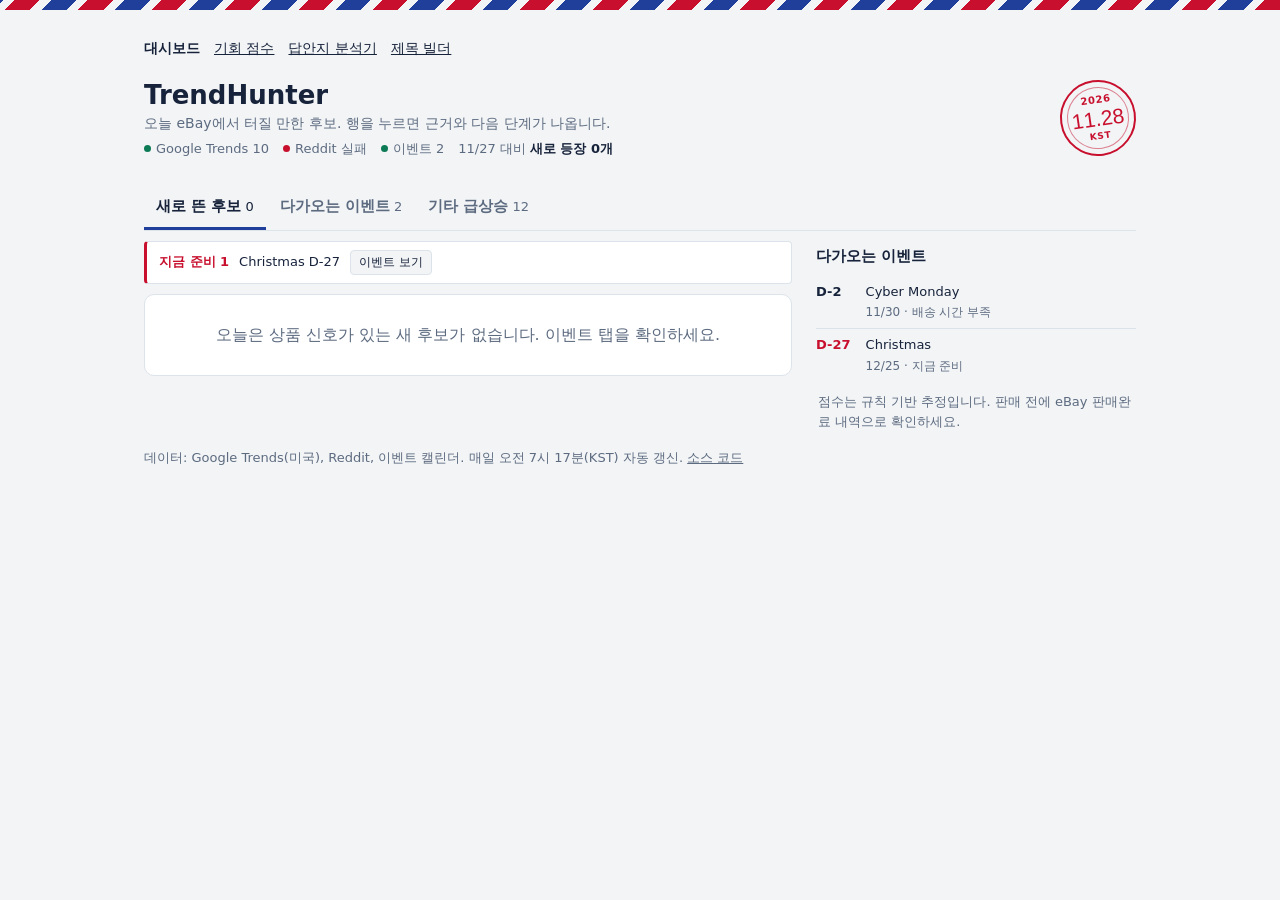
<file: docs/index.html>
<!doctype html>
<html lang="ko">
<head>
<meta charset="utf-8">
<meta name="viewport" content="width=device-width, initial-scale=1">
<meta http-equiv="Content-Security-Policy"
      content="default-src 'self'; script-src 'self'; connect-src 'self'; style-src 'self' 'unsafe-inline' https://fonts.googleapis.com; font-src https://fonts.gstatic.com; img-src 'self' data:; form-action 'none'; base-uri 'none'">
<title>TrendHunter: eBay 셀러를 위한 오늘의 트렌드 후보</title>
<meta name="description" content="Google Trends, Reddit, 이벤트 캘린더에서 매일 아침 자동으로 모은 eBay 판매 후보. 판매완료 내역 확인, 키워드 기회 점수, 리스팅 제목 빌더까지 한 흐름으로.">
<link rel="canonical" href="https://ioveyou-creator.github.io/trendhunter/">
<meta name="theme-color" content="#1f3f9a">
<link rel="icon" href="favicon.svg" type="image/svg+xml">
<!-- 공유 미리보기 (카카오톡, 슬랙, X 등) -->
<meta property="og:type" content="website">
<meta property="og:site_name" content="TrendHunter">
<meta property="og:locale" content="ko_KR">
<meta property="og:title" content="TrendHunter: eBay 셀러를 위한 오늘의 트렌드 후보">
<meta property="og:description" content="매일 아침 자동으로 모은 eBay 판매 후보와, 팔린 리스팅을 근거로 한 키워드·제목 도구">
<meta property="og:url" content="https://ioveyou-creator.github.io/trendhunter/">
<meta property="og:image" content="https://ioveyou-creator.github.io/trendhunter/og-image.png">
<meta property="og:image:width" content="1200">
<meta property="og:image:height" content="630">
<meta property="og:image:alt" content="TrendHunter 대시보드: 항공우편 띠와 날짜 소인, 오늘의 후보 목록">
<meta name="twitter:card" content="summary_large_image">
<!-- 검색엔진용 구조화 정보 (실행되지 않는 데이터 블록) -->
<script type="application/ld+json">
{
  "@context": "https://schema.org",
  "@type": "WebApplication",
  "name": "TrendHunter",
  "url": "https://ioveyou-creator.github.io/trendhunter/",
  "description": "eBay 해외 판매자를 위한 트렌드 후보 대시보드와 키워드 기회 점수, 답안지 분석기, 리스팅 제목 빌더",
  "applicationCategory": "BusinessApplication",
  "operatingSystem": "Web browser",
  "inLanguage": "ko",
  "isAccessibleForFree": true,
  "offers": { "@type": "Offer", "price": "0", "priceCurrency": "KRW" }
}
</script>
<link rel="preconnect" href="https://fonts.googleapis.com">
<link rel="preconnect" href="https://fonts.gstatic.com" crossorigin>
<link href="https://fonts.googleapis.com/css2?family=Black+Han+Sans&family=IBM+Plex+Sans+KR:wght@400;500;600;700&display=swap" rel="stylesheet">
<link rel="stylesheet" href="css/tool.css">
<link rel="stylesheet" href="css/dashboard.css">
</head>
<body class="loading">
<div class="airmail" aria-hidden="true"></div>
<div class="wrap">
  <header>
    <nav class="nav-tools" aria-label="도구">
      <a href="./" aria-current="page">대시보드</a>
      <a href="opportunity.html">기회 점수</a>
      <a href="analyzer.html">답안지 분석기</a>
      <a href="title.html">제목 빌더</a>
    </nav>
    <div class="dash-head">
      <div>
        <h1>TrendHunter</h1>
        <p class="lede">오늘 eBay에서 터질 만한 후보. 행을 누르면 근거와 다음 단계가 나옵니다.</p>
        <div class="status-line" id="status-line" aria-live="polite">불러오는 중</div>
      </div>
      <div class="postmark" id="postmark" aria-label="기준 날짜">
        <span class="pm-year">----</span><span class="pm-day">--.--</span><span class="pm-zone">KST</span>
      </div>
    </div>
  </header>

  <div id="notice"></div>

  <div class="tabs" role="tablist" aria-label="보기">
    <button role="tab" id="tab-trends" aria-controls="panel-trends" aria-selected="true">새로 뜬 후보<span class="count" id="cnt-trends"></span></button>
    <button role="tab" id="tab-events" aria-controls="panel-events" aria-selected="false" tabindex="-1">다가오는 이벤트<span class="count" id="cnt-events"></span></button>
    <button role="tab" id="tab-other" aria-controls="panel-other" aria-selected="false" tabindex="-1">기타 급상승<span class="count" id="cnt-other"></span></button>
  </div>

  <div class="dash-grid">
    <main>
      <section class="tab-panel" role="tabpanel" id="panel-trends" aria-labelledby="tab-trends">
        <div class="now-strip" id="now-strip" hidden></div>
        <div class="filter-row" id="filters" aria-label="카테고리 필터"></div>
        <ol class="rows" id="rows-trends"></ol>
      </section>
      <section class="tab-panel" role="tabpanel" id="panel-events" aria-labelledby="tab-events" hidden>
        <ol class="rows" id="rows-events"></ol>
        <p class="side-note">빨간 날짜는 지금 준비를 시작해야 하는 이벤트입니다. 이벤트 일정은 <code>config/events.yaml</code>에서 관리합니다.</p>
      </section>
      <section class="tab-panel" role="tabpanel" id="panel-other" aria-labelledby="tab-other" hidden>
        <ol class="rows" id="rows-other"></ol>
        <p class="side-note">상품 신호가 없어 후보에서 뺀 미국 검색 급상승어와, 어제 있다가 빠진 후보입니다.</p>
      </section>
    </main>
    <aside class="dash-aside" aria-label="다가오는 이벤트 미리보기">
      <h2>다가오는 이벤트</h2>
      <ul class="mini" id="aside-events"></ul>
      <p class="side-note">점수는 규칙 기반 추정입니다. 판매 전에 eBay 판매완료 내역으로 확인하세요.</p>
    </aside>
  </div>

  <footer>
    데이터: Google Trends(미국), Reddit, 이벤트 캘린더. 매일 오전 7시 17분(KST) 자동 갱신.
    <a href="https://github.com/Ioveyou-creator/trendhunter">소스 코드</a>
  </footer>
</div>
<script src="js/sparkline.js"></script>
<script src="js/dashboard.js"></script>
</body>
</html>
</file>
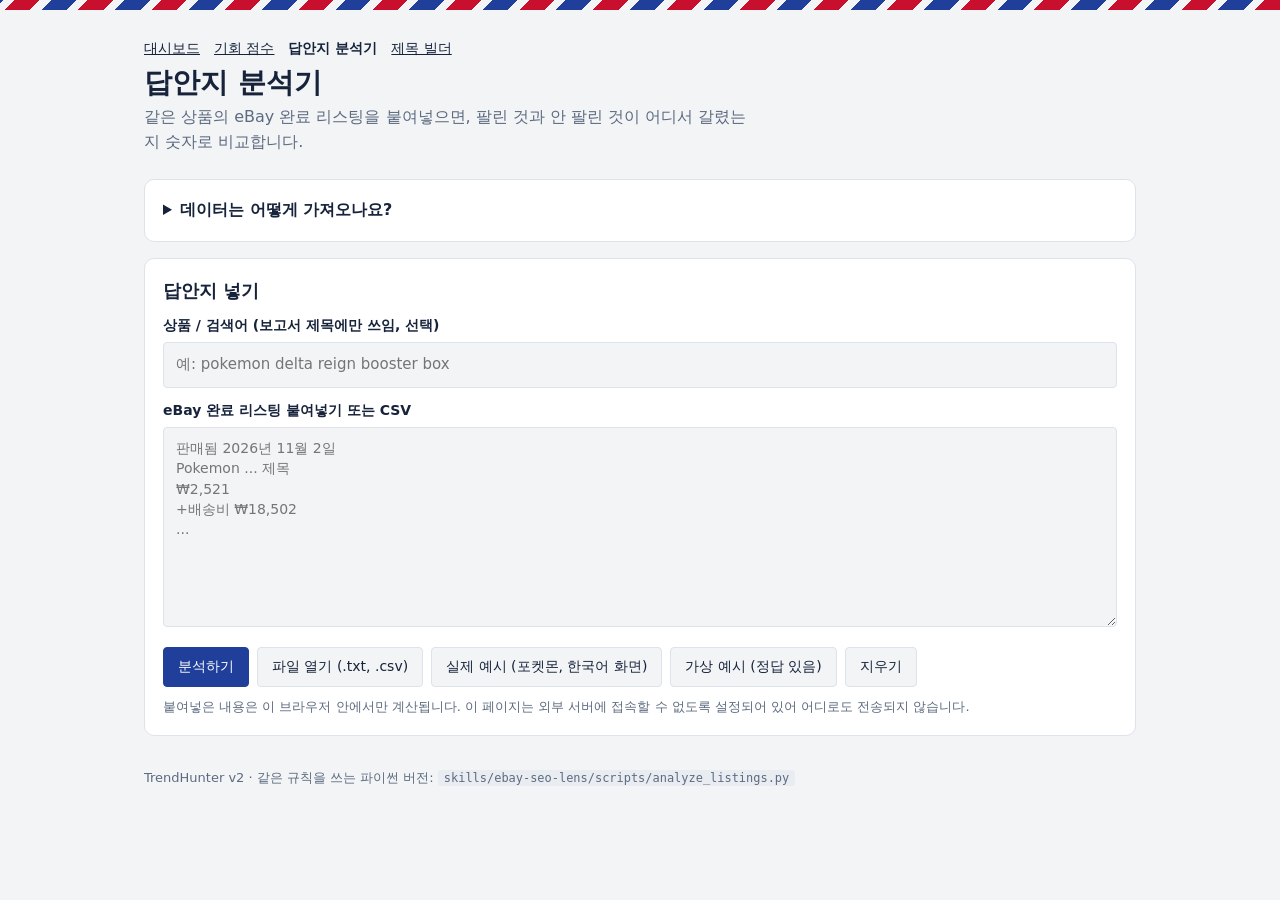
<file: docs/analyzer.html>
<!doctype html>
<html lang="ko">
<head>
<meta charset="utf-8">
<meta name="viewport" content="width=device-width, initial-scale=1">
<!-- 이 페이지는 외부 서버에 데이터를 보낼 수 없다: 접속은 같은 사이트(예시 파일)만 허용 -->
<meta http-equiv="Content-Security-Policy"
      content="default-src 'self'; script-src 'self'; connect-src 'self'; style-src 'self' 'unsafe-inline' https://fonts.googleapis.com; font-src https://fonts.gstatic.com; img-src 'self' data:; form-action 'none'; base-uri 'none'">
<title>답안지 분석기 · TrendHunter</title>
<meta name="description" content="eBay 완료 리스팅을 붙여넣으면 팔린 것과 안 팔린 것을 비교해 판매를 가르는 요인 후보를 보여주는 도구">
<link rel="canonical" href="https://ioveyou-creator.github.io/trendhunter/analyzer.html">
<meta name="theme-color" content="#1f3f9a">
<link rel="icon" href="favicon.svg" type="image/svg+xml">
<meta property="og:type" content="website">
<meta property="og:site_name" content="TrendHunter">
<meta property="og:locale" content="ko_KR">
<meta property="og:title" content="답안지 분석기 · TrendHunter">
<meta property="og:description" content="eBay 완료 리스팅을 붙여넣으면 팔린 것과 안 팔린 것을 비교해 판매를 가르는 요인 후보를 보여주는 도구">
<meta property="og:url" content="https://ioveyou-creator.github.io/trendhunter/analyzer.html">
<meta property="og:image" content="https://ioveyou-creator.github.io/trendhunter/og-image.png">
<meta property="og:image:width" content="1200">
<meta property="og:image:height" content="630">
<meta name="twitter:card" content="summary_large_image">
<link rel="preconnect" href="https://fonts.googleapis.com">
<link rel="preconnect" href="https://fonts.gstatic.com" crossorigin>
<link href="https://fonts.googleapis.com/css2?family=IBM+Plex+Sans+KR:wght@400;500;600;700&display=swap" rel="stylesheet">
<link rel="stylesheet" href="css/tool.css">
</head>
<body>
<div class="airmail" aria-hidden="true"></div>
<div class="wrap">
  <header>
    <nav class="nav-tools" aria-label="도구">
      <a href="./">대시보드</a>
      <a href="opportunity.html">기회 점수</a>
      <a href="analyzer.html" aria-current="page">답안지 분석기</a>
      <a href="title.html">제목 빌더</a>
    </nav>
    <h1>답안지 분석기</h1>
    <p class="lede">같은 상품의 eBay 완료 리스팅을 붙여넣으면, 팔린 것과 안 팔린 것이 어디서 갈렸는지 숫자로 비교합니다.</p>
  </header>

  <section class="panel">
    <details class="howto">
      <summary>데이터는 어떻게 가져오나요?</summary>
      <ol>
        <li><b>PC 브라우저:</b> eBay에서 상품을 검색하고 필터에서 <b>Completed items(완료된 리스팅)</b>만 켭니다. Sold items는 켜지 마세요. 팔린 것과 안 팔린 것이 함께 나와야 비교할 수 있습니다.<br>
          주소로 바로 가기: <code>https://www.ebay.com/sch/i.html?_nkw=검색어&amp;LH_Complete=1</code></li>
        <li>결과 화면에서 <b>전체 선택(Ctrl+A) → 복사(Ctrl+C)</b> 후 아래 칸에 붙여넣습니다. 영어 화면과 한국어 화면 모두 읽습니다.</li>
        <li><b>모바일 앱:</b> 앱에서는 결과 화면 전체를 복사할 수 없습니다. 스크린샷을 AI(<code>ebay-seo-lens</code> 스킬)에게 주고 CSV로 바꿔 달라고 한 뒤, 그 CSV를 붙여넣으세요.</li>
        <li><b>CSV 형식:</b> 첫 줄에 <code>title,price,shipping,status</code>. status는 <code>sold</code>/<code>unsold</code> 또는 <code>판매됨</code>/<code>종료됨</code>.</li>
      </ol>
    </details>
  </section>

  <section class="panel" aria-labelledby="input-h">
    <h2 id="input-h">답안지 넣기</h2>
    <label class="field" for="product">상품 / 검색어 (보고서 제목에만 쓰임, 선택)</label>
    <input type="text" id="product" placeholder="예: pokemon delta reign booster box" autocomplete="off">
    <label class="field" for="raw" style="margin-top:12px">eBay 완료 리스팅 붙여넣기 또는 CSV</label>
    <textarea id="raw" spellcheck="false" placeholder="판매됨 2026년 11월 2일&#10;Pokemon ... 제목&#10;₩2,521&#10;+배송비 ₩18,502&#10;..."></textarea>
    <div class="row">
      <button type="button" class="primary" id="run">분석하기</button>
      <label class="file-btn">파일 열기 (.txt, .csv)<input type="file" id="file" accept=".txt,.csv,text/plain,text/csv"></label>
      <button type="button" id="sample-real">실제 예시 (포켓몬, 한국어 화면)</button>
      <button type="button" id="sample-synth">가상 예시 (정답 있음)</button>
      <button type="button" id="clear">지우기</button>
    </div>
    <p class="privacy">붙여넣은 내용은 이 브라우저 안에서만 계산됩니다. 이 페이지는 외부 서버에 접속할 수 없도록 설정되어 있어 어디로도 전송되지 않습니다.</p>
  </section>

  <div id="errors" aria-live="polite"></div>

  <div id="results" hidden>
    <section class="panel" aria-labelledby="sum-h">
      <h2 id="sum-h">답안지 요약</h2>
      <p class="summary" id="summary"></p>
      <div id="warnings"></div>
      <div class="table-scroll"><table id="price-table"></table></div>
      <div class="row"><button type="button" id="copy">결과를 AI용 텍스트로 복사</button><span id="copy-msg" class="privacy" aria-live="polite"></span></div>
    </section>

    <section class="panel" aria-labelledby="pick-h">
      <h2 id="pick-h">핵심 변수 고르기</h2>
      <p class="section-note">아래 표는 차이가 큰 순서일 뿐입니다. 숫자가 가장 큰 것을 그대로 고르지 말고, 네 가지를 모두 통과하는 하나를 고르세요.</p>
      <ol class="criteria">
        <li><b>표본이 받쳐 주는가:</b> <span class="tag small">표본 작음</span> 표시가 붙은 행은 우연일 수 있습니다.</li>
        <li><b>다른 요인으로 설명되지 않는가:</b> 예를 들어 무료 배송이 잘 팔려도, 그 리스팅들이 전부 더 싸다면 진짜 원인은 총액일 수 있습니다.</li>
        <li><b>판매자가 바꿀 수 있는가:</b> 입찰 수나 "베스트 오퍼 수락됨"은 팔린 <i>결과</i>라서 비교하지 않습니다.</li>
        <li><b>구체적인가:</b> "제목 앞쪽에 NM을 넣는다"처럼 다음 리스팅에서 그대로 할 수 있어야 합니다.</li>
      </ol>
    </section>

    <section class="panel" aria-labelledby="feat-h">
      <h2 id="feat-h">리스팅 조건별 판매율</h2>
      <p class="scroll-hint">표를 옆으로 밀어서 보세요 →</p>
      <div class="table-scroll"><table id="feat-table"></table></div>
    </section>

    <section class="panel" aria-labelledby="kw-h">
      <h2 id="kw-h">제목 키워드별 판매율</h2>
      <p class="section-note" id="kw-note"></p>
      <p class="scroll-hint">표를 옆으로 밀어서 보세요 →</p>
      <div class="table-scroll"><table id="kw-table"></table></div>
    </section>

    <section class="panel" aria-labelledby="list-h">
      <h2 id="list-h">인식한 리스팅</h2>
      <p class="section-note">파서가 이렇게 읽었습니다. 원본과 다르면 아래 "인식하지 못한 줄"과 함께 확인하세요.</p>
      <p class="scroll-hint">표를 옆으로 밀어서 보세요 →</p>
      <div class="table-scroll"><table id="list-table"></table></div>
    </section>

    <section class="panel" id="unparsed-sec" aria-labelledby="unp-h" hidden>
      <h2 id="unp-h">인식하지 못한 줄</h2>
      <p class="section-note">eBay 화면 형식이 바뀌었거나 예상하지 못한 줄입니다. 분석에서는 빠졌습니다.</p>
      <ul id="unparsed"></ul>
    </section>
  </div>

  <footer>TrendHunter v2 · 같은 규칙을 쓰는 파이썬 버전: <code>skills/ebay-seo-lens/scripts/analyze_listings.py</code></footer>
</div>
<script src="js/listing-parser.js"></script>
<script src="js/analyzer.js"></script>
</body>
</html>
</file>
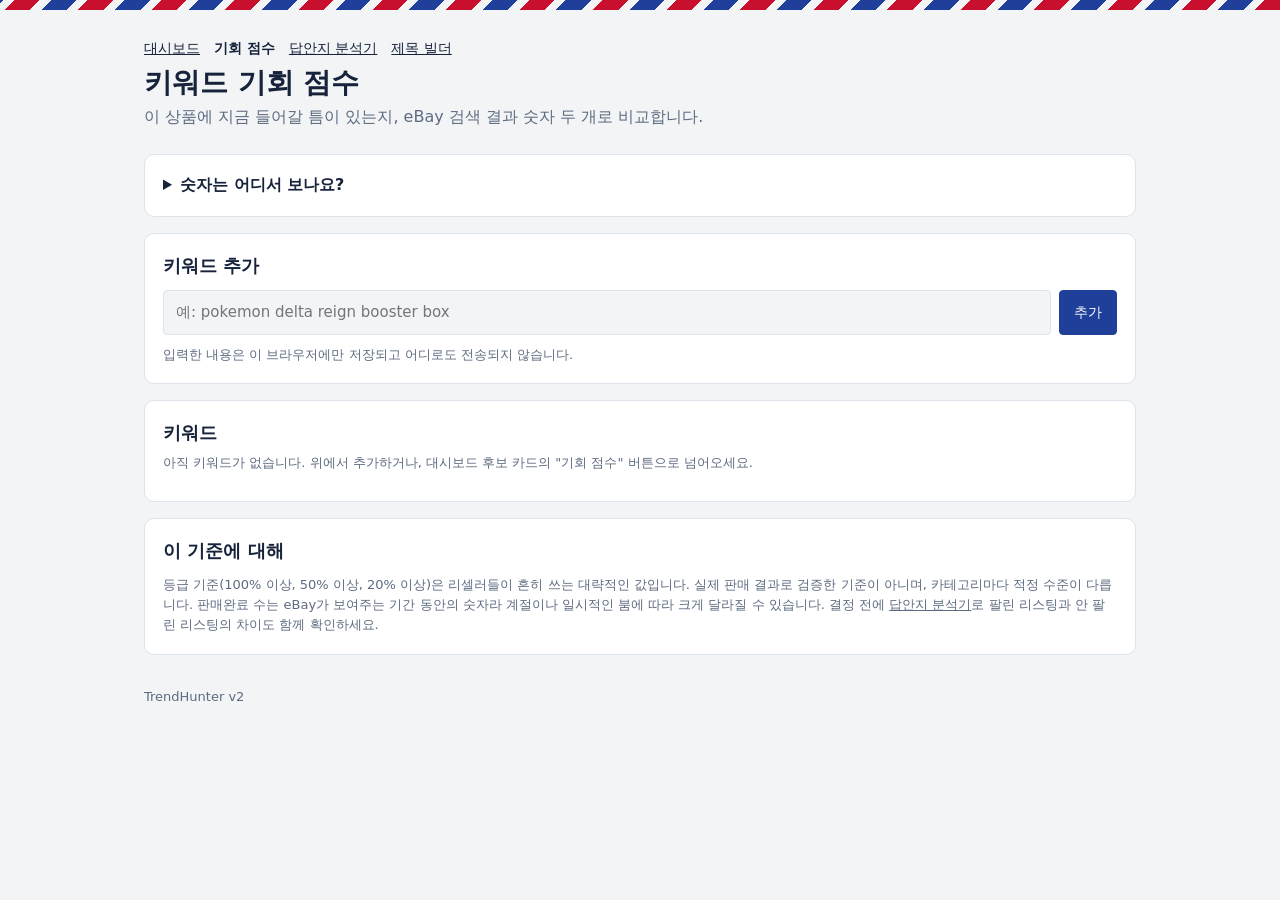
<file: docs/opportunity.html>
<!doctype html>
<html lang="ko">
<head>
<meta charset="utf-8">
<meta name="viewport" content="width=device-width, initial-scale=1">
<!-- 입력한 숫자와 키워드는 외부로 보내지 않는다: 같은 사이트 외 접속 차단 -->
<meta http-equiv="Content-Security-Policy"
      content="default-src 'self'; script-src 'self'; connect-src 'self'; style-src 'self' 'unsafe-inline' https://fonts.googleapis.com; font-src https://fonts.gstatic.com; img-src 'self' data:; form-action 'none'; base-uri 'none'">
<title>키워드 기회 점수 · TrendHunter</title>
<meta name="description" content="eBay 판매완료 수와 판매중 수로 상품 키워드에 들어갈 틈이 있는지 비교하는 도구">
<link rel="canonical" href="https://ioveyou-creator.github.io/trendhunter/opportunity.html">
<meta name="theme-color" content="#1f3f9a">
<link rel="icon" href="favicon.svg" type="image/svg+xml">
<meta property="og:type" content="website">
<meta property="og:site_name" content="TrendHunter">
<meta property="og:locale" content="ko_KR">
<meta property="og:title" content="키워드 기회 점수 · TrendHunter">
<meta property="og:description" content="eBay 판매완료 수와 판매중 수로 상품 키워드에 들어갈 틈이 있는지 비교하는 도구">
<meta property="og:url" content="https://ioveyou-creator.github.io/trendhunter/opportunity.html">
<meta property="og:image" content="https://ioveyou-creator.github.io/trendhunter/og-image.png">
<meta property="og:image:width" content="1200">
<meta property="og:image:height" content="630">
<meta name="twitter:card" content="summary_large_image">
<link rel="preconnect" href="https://fonts.googleapis.com">
<link rel="preconnect" href="https://fonts.gstatic.com" crossorigin>
<link href="https://fonts.googleapis.com/css2?family=IBM+Plex+Sans+KR:wght@400;500;600;700&display=swap" rel="stylesheet">
<link rel="stylesheet" href="css/tool.css">
</head>
<body>
<div class="airmail" aria-hidden="true"></div>
<div class="wrap">
  <header>
    <nav class="nav-tools" aria-label="도구">
      <a href="./">대시보드</a>
      <a href="opportunity.html" aria-current="page">기회 점수</a>
      <a href="analyzer.html">답안지 분석기</a>
      <a href="title.html">제목 빌더</a>
    </nav>
    <h1>키워드 기회 점수</h1>
    <p class="lede">이 상품에 지금 들어갈 틈이 있는지, eBay 검색 결과 숫자 두 개로 비교합니다.</p>
  </header>

  <section class="panel">
    <details class="howto">
      <summary>숫자는 어디서 보나요?</summary>
      <ol>
        <li>키워드를 추가하면 버튼 두 개가 생깁니다. <b>판매완료 결과 보기</b>를 누르고, 화면에 나오는 <b>"결과 N개"</b> 숫자를 판매완료 칸에 적습니다. eBay는 대략 최근 90일의 판매 기록을 보여줍니다.</li>
        <li><b>판매중 결과 보기</b>를 누르고, 같은 방식으로 판매중 칸에 적습니다.</li>
        <li>"3,600,000개 이상", "1.2K"처럼 화면에 보이는 대로 적어도 됩니다.</li>
        <li>재고 없이 팔려면 팔린 뒤 국내에서 바로 구할 수 있어야 합니다. <b>네이버쇼핑</b>에서 확인하고 체크하세요.</li>
      </ol>
    </details>
  </section>

  <section class="panel" aria-labelledby="add-h">
    <h2 id="add-h">키워드 추가</h2>
    <form class="add-row" id="add-form">
      <input type="text" id="kw-input" placeholder="예: pokemon delta reign booster box" autocomplete="off" aria-label="키워드">
      <button type="submit" class="primary">추가</button>
    </form>
    <p class="privacy">입력한 내용은 이 브라우저에만 저장되고 어디로도 전송되지 않습니다.</p>
  </section>

  <section class="panel" id="rank-sec" aria-labelledby="rank-h" hidden>
    <h2 id="rank-h">비교</h2>
    <p class="section-note">판매완료 ÷ 판매중 비율이 높은 순서입니다.</p>
    <p class="scroll-hint">표를 옆으로 밀어서 보세요 →</p>
    <div class="table-scroll"><table class="rank-table" id="rank-table"></table></div>
  </section>

  <section class="panel" aria-labelledby="list-h">
    <h2 id="list-h">키워드</h2>
    <ul class="kw-list" id="kw-list"></ul>
    <p class="section-note" id="empty-note">아직 키워드가 없습니다. 위에서 추가하거나, 대시보드 후보 카드의 "기회 점수" 버튼으로 넘어오세요.</p>
  </section>

  <section class="panel">
    <h2>이 기준에 대해</h2>
    <p class="section-note" style="margin:0">
      등급 기준(100% 이상, 50% 이상, 20% 이상)은 리셀러들이 흔히 쓰는 대략적인 값입니다. 실제 판매 결과로 검증한 기준이 아니며,
      카테고리마다 적정 수준이 다릅니다. 판매완료 수는 eBay가 보여주는 기간 동안의 숫자라 계절이나 일시적인 붐에 따라 크게 달라질 수 있습니다.
      결정 전에 <a href="analyzer.html">답안지 분석기</a>로 팔린 리스팅과 안 팔린 리스팅의 차이도 함께 확인하세요.
    </p>
  </section>

  <footer>TrendHunter v2</footer>
</div>
<script src="js/opportunity.js"></script>
<script src="js/opportunity-page.js"></script>
</body>
</html>
</file>
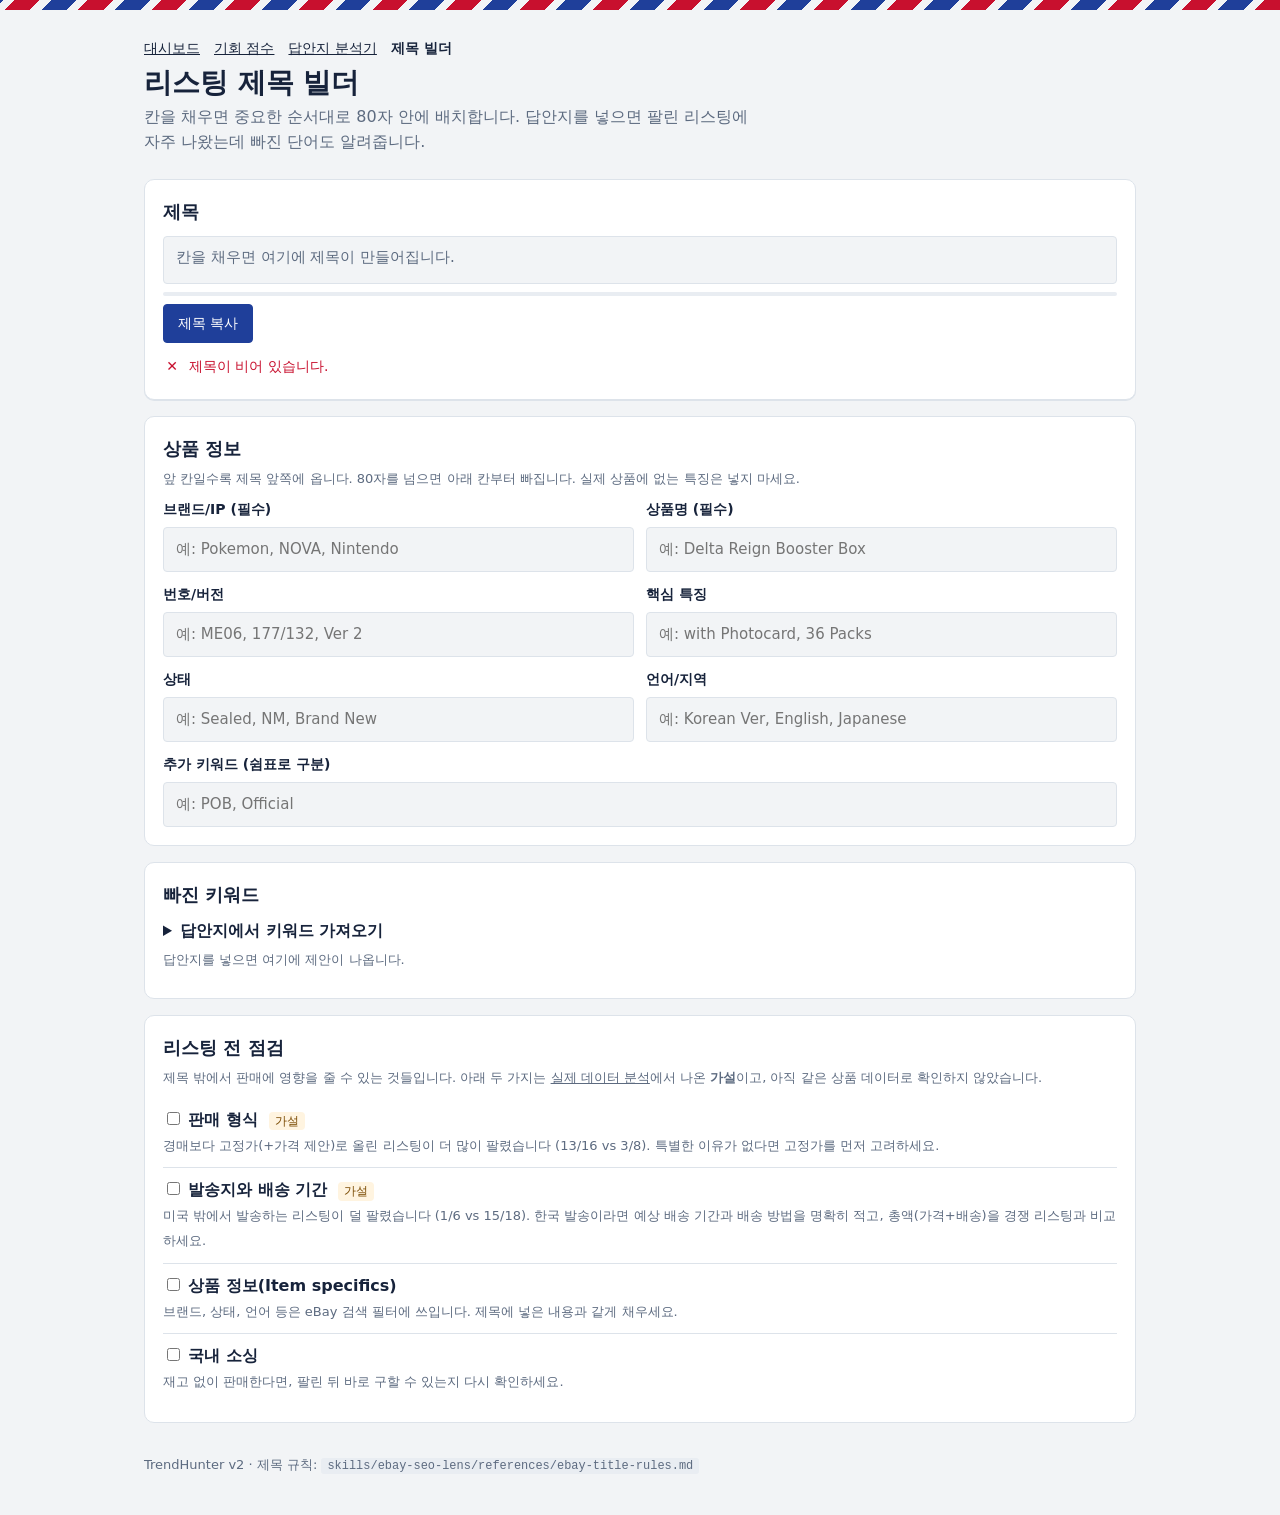
<file: docs/title.html>
<!doctype html>
<html lang="ko">
<head>
<meta charset="utf-8">
<meta name="viewport" content="width=device-width, initial-scale=1">
<meta http-equiv="Content-Security-Policy"
      content="default-src 'self'; script-src 'self'; connect-src 'self'; style-src 'self' 'unsafe-inline' https://fonts.googleapis.com; font-src https://fonts.gstatic.com; img-src 'self' data:; form-action 'none'; base-uri 'none'">
<title>리스팅 제목 빌더 · TrendHunter</title>
<meta name="description" content="eBay 80자 제한 안에서 검색에 잘 걸리는 리스팅 제목을 만들고, 팔린 리스팅에 자주 나온 빠진 키워드를 알려주는 도구">
<link rel="canonical" href="https://ioveyou-creator.github.io/trendhunter/title.html">
<meta name="theme-color" content="#1f3f9a">
<link rel="icon" href="favicon.svg" type="image/svg+xml">
<meta property="og:type" content="website">
<meta property="og:site_name" content="TrendHunter">
<meta property="og:locale" content="ko_KR">
<meta property="og:title" content="리스팅 제목 빌더 · TrendHunter">
<meta property="og:description" content="eBay 80자 제한 안에서 검색에 잘 걸리는 리스팅 제목을 만들고, 팔린 리스팅에 자주 나온 빠진 키워드를 알려주는 도구">
<meta property="og:url" content="https://ioveyou-creator.github.io/trendhunter/title.html">
<meta property="og:image" content="https://ioveyou-creator.github.io/trendhunter/og-image.png">
<meta property="og:image:width" content="1200">
<meta property="og:image:height" content="630">
<meta name="twitter:card" content="summary_large_image">
<link rel="preconnect" href="https://fonts.googleapis.com">
<link rel="preconnect" href="https://fonts.gstatic.com" crossorigin>
<link href="https://fonts.googleapis.com/css2?family=IBM+Plex+Sans+KR:wght@400;500;600;700&display=swap" rel="stylesheet">
<link rel="stylesheet" href="css/tool.css">
</head>
<body>
<div class="airmail" aria-hidden="true"></div>
<div class="wrap">
  <header>
    <nav class="nav-tools" aria-label="도구">
      <a href="./">대시보드</a>
      <a href="opportunity.html">기회 점수</a>
      <a href="analyzer.html">답안지 분석기</a>
      <a href="title.html" aria-current="page">제목 빌더</a>
    </nav>
    <h1>리스팅 제목 빌더</h1>
    <p class="lede">칸을 채우면 중요한 순서대로 80자 안에 배치합니다. 답안지를 넣으면 팔린 리스팅에 자주 나왔는데 빠진 단어도 알려줍니다.</p>
  </header>

  <!-- 미리보기를 맨 위에: 칸을 고칠 때마다 결과가 바로 보이도록 -->
  <section class="panel preview-panel" aria-labelledby="pv-h">
    <h2 id="pv-h">제목</h2>
    <output class="title-out" id="title-out" aria-live="polite">칸을 채우면 여기에 제목이 만들어집니다.</output>
    <div class="len-bar" aria-hidden="true"><i id="len-fill"></i></div>
    <div class="row" style="margin-top:8px">
      <button type="button" class="primary" id="copy">제목 복사</button>
      <span id="copy-msg" class="privacy" aria-live="polite"></span>
    </div>
    <p class="section-note" id="dropped" hidden></p>
    <ul class="checks" id="checks"></ul>
  </section>

  <section class="panel" aria-labelledby="in-h">
    <h2 id="in-h">상품 정보</h2>
    <p class="section-note">앞 칸일수록 제목 앞쪽에 옵니다. 80자를 넘으면 아래 칸부터 빠집니다. 실제 상품에 없는 특징은 넣지 마세요.</p>
    <div class="fields" id="fields"></div>
    <label class="field" for="extra" style="margin-top:12px">추가 키워드 (쉼표로 구분)</label>
    <input type="text" id="extra" autocomplete="off" placeholder="예: POB, Official">
  </section>

  <section class="panel" aria-labelledby="sug-h">
    <h2 id="sug-h">빠진 키워드</h2>
    <details class="howto" id="sheet-box">
      <summary>답안지에서 키워드 가져오기</summary>
      <p class="section-note" style="margin-top:8px">같은 상품의 eBay 완료 리스팅을 붙여넣으세요 (답안지 분석기와 같은 형식). 팔린 리스팅에 2번 이상 나오고, 들어간 쪽이 더 잘 팔린 단어만 제안합니다.</p>
      <textarea id="sheet" spellcheck="false" style="min-height:140px" placeholder="판매됨 2026년 11월 2일&#10;제목...&#10;₩2,521"></textarea>
      <div class="row"><button type="button" id="sheet-run">키워드 찾기</button><button type="button" id="sheet-sample">가상 예시</button></div>
      <p class="privacy" id="sheet-msg"></p>
    </details>
    <div class="chips" id="chips"></div>
  </section>

  <section class="panel" aria-labelledby="pre-h">
    <h2 id="pre-h">리스팅 전 점검</h2>
    <p class="section-note">제목 밖에서 판매에 영향을 줄 수 있는 것들입니다. 아래 두 가지는 <a href="https://github.com/Ioveyou-creator/trendhunter/blob/main/analysis/2026-11-02-pokemon-broad-search.md" target="_blank" rel="noopener noreferrer">실제 데이터 분석</a>에서 나온 <b>가설</b>이고, 아직 같은 상품 데이터로 확인하지 않았습니다.</p>
    <ul class="pre-list">
      <li><label><input type="checkbox" class="pre"> <b>판매 형식</b> <span class="tag small">가설</span><br>
        <span class="section-note">경매보다 고정가(+가격 제안)로 올린 리스팅이 더 많이 팔렸습니다 (13/16 vs 3/8). 특별한 이유가 없다면 고정가를 먼저 고려하세요.</span></label></li>
      <li><label><input type="checkbox" class="pre"> <b>발송지와 배송 기간</b> <span class="tag small">가설</span><br>
        <span class="section-note">미국 밖에서 발송하는 리스팅이 덜 팔렸습니다 (1/6 vs 15/18). 한국 발송이라면 예상 배송 기간과 배송 방법을 명확히 적고, 총액(가격+배송)을 경쟁 리스팅과 비교하세요.</span></label></li>
      <li><label><input type="checkbox" class="pre"> <b>상품 정보(Item specifics)</b><br>
        <span class="section-note">브랜드, 상태, 언어 등은 eBay 검색 필터에 쓰입니다. 제목에 넣은 내용과 같게 채우세요.</span></label></li>
      <li><label><input type="checkbox" class="pre"> <b>국내 소싱</b><br>
        <span class="section-note">재고 없이 판매한다면, 팔린 뒤 바로 구할 수 있는지 다시 확인하세요.</span></label></li>
    </ul>
  </section>

  <footer>TrendHunter v2 · 제목 규칙: <code>skills/ebay-seo-lens/references/ebay-title-rules.md</code></footer>
</div>
<script src="js/listing-parser.js"></script>
<script src="js/title-builder.js"></script>
<script src="js/title-page.js"></script>
</body>
</html>
</file>
<file: docs/css/tool.css>
/* TrendHunter 도구 페이지 공통 스타일 (답안지 분석기, 기회 점수). 15단계 UI 개편 때 대시보드와 합칠 예정 */
:root {
  --paper: #f2f4f6; --sheet: #ffffff; --ink: #17233b; --muted: #5d6b80; --line: #dde3ea;
  --mail-red: #c8102e; --mail-blue: #1f3f9a; --up: #0b7a55; --down: #a3412b;
  --chip: #e9edf2; --warn-bg: #fff4e0; --warn-ink: #7a4a00; --focus: #1f3f9a; --on-primary: #ffffff;
  --radius-s: 4px; --radius-m: 10px;
  --font: "IBM Plex Sans KR", system-ui, sans-serif;
}
@media (prefers-color-scheme: dark) {
  :root:not([data-theme="light"]) {
    --paper: #0f1522; --sheet: #161e2e; --ink: #e6ebf3; --muted: #9aa7ba; --line: #273247;
    --mail-red: #f0566b; --mail-blue: #7d9cf0; --up: #4cc79a; --down: #f08a6f;
    --chip: #212b3d; --warn-bg: #3a2a10; --warn-ink: #f3c97a; --focus: #7d9cf0; --on-primary: #0f1522;
  }
}
:root[data-theme="dark"] {
  --paper: #0f1522; --sheet: #161e2e; --ink: #e6ebf3; --muted: #9aa7ba; --line: #273247;
  --mail-red: #f0566b; --mail-blue: #7d9cf0; --up: #4cc79a; --down: #f08a6f;
  --chip: #212b3d; --warn-bg: #3a2a10; --warn-ink: #f3c97a; --focus: #7d9cf0; --on-primary: #0f1522;
}
* { box-sizing: border-box; }
body { margin: 0; background: var(--paper); color: var(--ink); font-family: var(--font); font-size: 16px; line-height: 1.55; }
a { color: inherit; }
:focus-visible { outline: 2px solid var(--focus); outline-offset: 2px; }
.airmail { height: 10px; background: repeating-linear-gradient(-45deg,
  var(--mail-red) 0 18px, transparent 18px 26px, var(--mail-blue) 26px 44px, transparent 44px 52px); }
.wrap { max-width: 1040px; margin: 0 auto; padding: 0 24px; }
@media (max-width: 600px) { .wrap { padding: 0 16px; } }

header { padding: 24px 0 8px; }
.crumb { font-size: 14px; color: var(--muted); }
.crumb a { color: var(--muted); }
h1 { margin: 6px 0 0; font-size: 28px; line-height: 1.2; }
.lede { margin: 6px 0 0; color: var(--muted); max-width: 60ch; }
h2 { font-size: 18px; margin: 0 0 10px; }

.panel { background: var(--sheet); border: 1px solid var(--line); border-radius: var(--radius-m); padding: 18px; margin: 16px 0; }
details.howto summary { cursor: pointer; font-weight: 600; }
details.howto ol { margin: 10px 0 0; padding-left: 20px; }
details.howto li { margin: 6px 0; }
code { background: var(--chip); padding: 1px 6px; border-radius: 3px; font-size: 0.92em; overflow-wrap: anywhere; }

label.field { display: block; font-size: 14px; font-weight: 600; margin: 0 0 6px; }
input[type="text"], textarea {
  width: 100%; font: inherit; font-size: 15px; color: var(--ink); background: var(--paper);
  border: 1px solid var(--line); border-radius: var(--radius-s); padding: 10px 12px;
}
textarea { min-height: 200px; resize: vertical; font-size: 14px; line-height: 1.45; }
.row { display: flex; flex-wrap: wrap; gap: 8px; align-items: center; margin-top: 12px; }
button, .file-btn {
  font: inherit; font-size: 14px; font-weight: 500; padding: 8px 14px; border-radius: var(--radius-s);
  border: 1px solid var(--line); background: var(--paper); color: var(--ink); cursor: pointer;
}
button.primary { background: var(--mail-blue); border-color: var(--mail-blue); color: var(--on-primary); }
.file-btn input { position: absolute; width: 1px; height: 1px; opacity: 0; }
.privacy { font-size: 13px; color: var(--muted); margin: 10px 0 0; }

.notice { border-radius: var(--radius-s); padding: 10px 12px; margin: 8px 0; font-size: 14px; }
.notice.warn { background: var(--warn-bg); color: var(--warn-ink); }
.notice.err { background: var(--sheet); border: 1px solid var(--mail-red); border-left-width: 4px; }

.summary { font-size: 17px; margin: 0 0 6px; }
.summary b { font-variant-numeric: tabular-nums; }
.table-scroll { overflow-x: auto; -webkit-overflow-scrolling: touch; }
/* 좁은 화면에서는 칸이 찌그러지지 않게 표에 최소 너비를 주고, 표만 옆으로 밀어서 본다 */
#feat-table, #kw-table { min-width: 560px; }
#list-table { min-width: 760px; }
#list-table td:nth-child(4) { min-width: 140px; }
.scroll-hint { display: none; font-size: 12px; color: var(--muted); margin: 0 0 6px; }
@media (max-width: 600px) { .scroll-hint { display: block; } .panel { padding: 14px; } }
table { border-collapse: collapse; width: 100%; font-size: 14px; }
th, td { text-align: left; padding: 8px 10px; border-top: 1px solid var(--line); vertical-align: top; }
th { font-size: 13px; color: var(--muted); font-weight: 600; border-top: 0; }
td.num { font-variant-numeric: tabular-nums; white-space: nowrap; }
.gap-pos { color: var(--up); font-weight: 600; }
.gap-neg { color: var(--down); font-weight: 600; }
.tag { display: inline-block; font-size: 12px; padding: 0 6px; border-radius: var(--radius-s); background: var(--chip); color: var(--muted); margin-left: 6px; white-space: nowrap; }
.tag.small { background: var(--warn-bg); color: var(--warn-ink); }
.bar { display: inline-block; height: 6px; border-radius: 3px; background: var(--mail-blue); vertical-align: middle; margin-right: 6px; }
.bar.off { background: var(--muted); opacity: .45; }
.st-sold { color: var(--up); font-weight: 600; white-space: nowrap; }
.st-unsold { color: var(--down); white-space: nowrap; }

.criteria { margin: 0; padding-left: 20px; }
.criteria li { margin: 4px 0; }
.section-note { color: var(--muted); font-size: 13px; margin: -4px 0 10px; }
footer { color: var(--muted); font-size: 13px; padding: 16px 0 40px; }
[hidden] { display: none !important; }

/* ---------- 기회 점수 페이지 ---------- */
.nav-tools { display: flex; flex-wrap: wrap; gap: 6px 14px; font-size: 14px; margin-top: 4px; }
.nav-tools a[aria-current="page"] { font-weight: 700; text-decoration: none; }
.add-row { display: flex; gap: 8px; }
.add-row input { flex: 1; min-width: 0; }
.kw-list { list-style: none; margin: 0; padding: 0; }
.kw { border-top: 1px solid var(--line); padding: 16px 0; }
.kw:first-child { border-top: 0; padding-top: 4px; }
.kw-head { display: flex; justify-content: space-between; align-items: baseline; gap: 10px; }
.kw-name { font-size: 17px; font-weight: 700; margin: 0; overflow-wrap: anywhere; }
.kw-remove { font-size: 13px; padding: 4px 10px; }
.kw-links { display: flex; flex-wrap: wrap; gap: 6px; margin: 10px 0; }
.kw-links a { font-size: 13px; text-decoration: none; padding: 5px 10px; border: 1px solid var(--line); border-radius: var(--radius-s); background: var(--paper); }
.kw-links a:hover { border-color: var(--ink); }
.kw-inputs { display: grid; grid-template-columns: 1fr 1fr; gap: 10px; }
.kw-inputs label { font-size: 13px; color: var(--muted); display: block; margin-bottom: 4px; }
.kw-inputs input { width: 100%; }
.verdict { margin-top: 12px; padding: 10px 12px; border-radius: var(--radius-s); background: var(--paper); font-size: 14px; }
.verdict b { font-size: 16px; }
.verdict .ratio { font-variant-numeric: tabular-nums; }
.band-hot b, .band-good b { color: var(--up); }
.band-fair b { color: var(--warn-ink); }
.band-crowded b { color: var(--down); }
.sourcing { display: flex; align-items: center; gap: 8px; font-size: 14px; margin-top: 10px; }
.rank-table td:first-child { font-weight: 600; }
/* 모바일: 비교표는 최소 너비를 주고 옆으로 밀어서 보기, 버튼 글자는 줄바꿈하지 않기 */
#rank-table { min-width: 600px; }
#rank-table td, #rank-table th { white-space: nowrap; }
#rank-table td:first-child { white-space: normal; min-width: 160px; }
.kw-remove { flex: none; white-space: nowrap; }

/* ---------- 제목 빌더 ---------- */
.preview-panel { position: sticky; top: 0; z-index: 2; box-shadow: 0 1px 0 var(--line); }
@media (max-width: 600px) { .preview-panel { position: static; } }
.title-out { display: block; font-size: 18px; font-weight: 600; line-height: 1.45; padding: 10px 12px; background: var(--paper); border: 1px solid var(--line); border-radius: var(--radius-s); overflow-wrap: anywhere; min-height: 48px; }
.title-out.empty { color: var(--muted); font-weight: 400; font-size: 15px; }
.len-bar { height: 4px; background: var(--chip); border-radius: 2px; margin-top: 8px; overflow: hidden; }
.len-bar i { display: block; height: 100%; width: 0; background: var(--mail-blue); transition: width .15s; }
.len-bar i.over { background: var(--mail-red); }
@media (prefers-reduced-motion: reduce) { .len-bar i { transition: none; } }
.checks { list-style: none; margin: 10px 0 0; padding: 0; font-size: 14px; }
.checks li { display: flex; gap: 8px; padding: 3px 0; }
.chk-mark { flex: none; width: 18px; text-align: center; font-weight: 700; }
.chk-ok .chk-mark { color: var(--up); }
.chk-warn .chk-mark { color: var(--warn-ink); }
.chk-error { color: var(--mail-red); }
.fields { display: grid; grid-template-columns: 1fr 1fr; gap: 12px; }
@media (max-width: 600px) { .fields { grid-template-columns: 1fr; } }
.fld input { width: 100%; }
.chips { display: flex; flex-wrap: wrap; gap: 8px; margin-top: 10px; }
.chip { border-radius: 999px; padding: 6px 12px; }
.chip-meta { color: var(--muted); font-size: 12px; }
.pre-list { list-style: none; margin: 0; padding: 0; }
.pre-list li { padding: 10px 0; border-top: 1px solid var(--line); }
.pre-list li:first-child { border-top: 0; }
.pre-list label { cursor: pointer; }
</file>
<file: docs/css/dashboard.css>
/* 대시보드 전용 스타일 (공통 토큰과 기본 요소는 tool.css)
 * 15단계 개편 목표: 모바일 첫 화면에 후보 5개 이상, 새로 뜬 후보가 위로, 이벤트는 따로.
 * 참고: Exploding Topics의 "핵심 숫자 2개 + 짧은 목록 + 필터 한 줄" 구성 */

:root { --stamp: "Black Han Sans", "IBM Plex Sans KR", sans-serif; --new-bg: #fde8eb; --row-hover: #f7f9fb; }
@media (prefers-color-scheme: dark) { :root:not([data-theme="light"]) { --new-bg: #3b1a22; --row-hover: #1b2436; } }
:root[data-theme="dark"] { --new-bg: #3b1a22; --row-hover: #1b2436; }

/* ---------- 머리: 작게 ---------- */
.dash-head { display: flex; align-items: center; justify-content: space-between; gap: 16px; padding: 18px 0 6px; }
.dash-head h1 { margin: 2px 0 0; font-size: 26px; }
.dash-head .lede { margin: 2px 0 0; font-size: 14px; }
.postmark {
  flex: none; width: 76px; height: 76px; border: 2px solid var(--mail-red); border-radius: 50%;
  display: grid; place-content: center; text-align: center; color: var(--mail-red); transform: rotate(-8deg); position: relative;
}
.postmark::before { content: ""; position: absolute; inset: 5px; border: 1px solid var(--mail-red); border-radius: 50%; opacity: .5; }
.pm-year { font-size: 10px; font-weight: 600; letter-spacing: .06em; }
.pm-day { font-family: var(--stamp); font-size: 21px; line-height: 1.05; }
.pm-zone { font-size: 9px; font-weight: 600; letter-spacing: .08em; }
.status-line { min-height: 20px; display: flex; flex-wrap: wrap; gap: 4px 14px; font-size: 13px; color: var(--muted); margin: 4px 0 0; }
.status-line .src { display: inline-flex; align-items: center; gap: 5px; }
.dot { width: 7px; height: 7px; border-radius: 50%; background: var(--up); }
.dot.fail { background: var(--mail-red); }
.status-line strong { color: var(--ink); font-weight: 600; }
@media (max-width: 600px) {
  .dash-head { padding-top: 12px; }
  .dash-head h1 { font-size: 21px; }
  .dash-head .lede { display: none; }
  .status-line { min-height: 40px; } /* 두 줄로 접히는 자리 미리 확보 (레이아웃 밀림 방지) */
  .postmark { width: 58px; height: 58px; }
  .pm-day { font-size: 16px; }
  .pm-year, .pm-zone { font-size: 8px; }
}

/* ---------- 탭 ---------- */
.tabs { display: flex; gap: 2px; border-bottom: 1px solid var(--line); margin: 12px 0 0; overflow-x: auto; }
.tabs button {
  border: 0; border-bottom: 3px solid transparent; border-radius: 0; background: none; color: var(--muted);
  padding: 10px 12px 9px; font-size: 15px; font-weight: 600; white-space: nowrap; cursor: pointer;
}
.tabs button[aria-selected="true"] { color: var(--ink); border-bottom-color: var(--mail-blue); }
.tabs .count { font-weight: 400; font-size: 13px; margin-left: 4px; }
.tab-panel { padding-top: 10px; }

/* 필터 한 줄 */
.filter-row { display: flex; gap: 6px; overflow-x: auto; padding: 2px 0 10px; scrollbar-width: none; }
.filter-row::-webkit-scrollbar { display: none; }
.filter-row button { border-radius: 999px; padding: 5px 12px; font-size: 13px; white-space: nowrap; background: var(--sheet); }
.filter-row button[aria-pressed="true"] { background: var(--ink); color: var(--paper); border-color: var(--ink); }

/* 지금 준비할 이벤트: 새로 뜬 후보 탭 위 한 줄 알림 (모바일은 한 줄로 자름) */
.now-strip { display: flex; flex-wrap: wrap; gap: 6px 10px; align-items: center; font-size: 13px; margin: 0 0 10px; padding: 8px 12px; background: var(--sheet); border: 1px solid var(--line); border-left: 3px solid var(--mail-red); border-radius: var(--radius-s); }
.now-strip b { color: var(--mail-red); }
.now-strip button { padding: 2px 8px; font-size: 12px; }

/* ---------- 후보 행 ---------- */
.rows { list-style: none; margin: 0; padding: 0; background: var(--sheet); border: 1px solid var(--line); border-radius: var(--radius-m); }
.rows > li { border-top: 1px solid var(--line); }
.rows > li:first-child { border-top: 0; }
.row-d { display: block; }
.row-d > summary { box-sizing: border-box; width: 100%; list-style: none; cursor: pointer; display: grid; grid-template-columns: minmax(0, 1fr) auto; gap: 2px 12px; padding: 10px 14px; }
.row-d > summary::-webkit-details-marker { display: none; }
.row-d > summary:hover { background: var(--row-hover); }
.row-d[open] > summary { background: var(--row-hover); }
.r-title { margin: 0; font-size: 15px; font-weight: 600; line-height: 1.35; overflow-wrap: anywhere;
  display: -webkit-box; -webkit-line-clamp: 2; -webkit-box-orient: vertical; overflow: hidden; }
.row-d[open] .r-title { -webkit-line-clamp: unset; }
.r-meta { display: flex; flex-wrap: wrap; align-items: center; gap: 4px 10px; font-size: 12px; color: var(--muted); grid-column: 1; }
.r-score { grid-row: 1 / 3; grid-column: 2; text-align: right; align-self: center; }
.r-score b { display: block; font-size: 20px; line-height: 1; font-variant-numeric: tabular-nums; }
.r-score span { font-size: 11px; color: var(--muted); }
.badge-new { background: var(--new-bg); color: var(--mail-red); font-weight: 700; padding: 0 6px; border-radius: var(--radius-s); font-size: 11px; margin-right: 6px; vertical-align: 1px; }
.mv-up { color: var(--up); font-weight: 700; margin-right: 6px; font-size: 12px; }
.mv-down { color: var(--down); font-weight: 600; margin-right: 6px; font-size: 12px; }
.spark { display: inline-flex; align-items: center; gap: 4px; }
.spark svg { display: block; overflow: visible; }

.row-body { padding: 4px 14px 14px; font-size: 14px; }
.row-body .actions { display: flex; flex-wrap: wrap; gap: 6px; margin: 6px 0 10px; }
.row-body .actions a { font-size: 13px; text-decoration: none; padding: 6px 12px; border-radius: var(--radius-s); border: 1px solid var(--line); background: var(--paper); }
.row-body .actions a.primary { background: var(--mail-blue); border-color: var(--mail-blue); color: var(--on-primary); }
.row-body ul { margin: 4px 0 0; padding-left: 18px; }
.row-body .ev-list { list-style: none; padding: 0; color: var(--muted); font-size: 13px; }
.row-body .ev-list li { margin: 3px 0; overflow-wrap: anywhere; }
.row-body .src-name { color: var(--ink); font-weight: 500; margin-right: 6px; }
.query-line { color: var(--muted); font-size: 13px; margin: 0; }
.query-line b { color: var(--ink); font-weight: 500; }

/* 이벤트 행: 날짜를 앞에 */
.ev-when { font-variant-numeric: tabular-nums; font-weight: 700; color: var(--ink); }
.ev-now .ev-when { color: var(--mail-red); }
.ev-state { font-size: 12px; color: var(--muted); }

.empty { padding: 28px 16px; text-align: center; color: var(--muted); }
.side-note { font-size: 13px; color: var(--muted); margin: 10px 2px 0; }
.notice { background: var(--sheet); border: 1px solid var(--line); border-left: 4px solid var(--mail-red); border-radius: var(--radius-s); padding: 12px 14px; margin: 12px 0; font-size: 14px; }

/* 넓은 화면: 왼쪽 후보, 오른쪽 이벤트 미리보기 */
.dash-grid { display: block; }
@media (min-width: 1000px) {
  .dash-grid { display: grid; grid-template-columns: minmax(0, 1fr) 320px; gap: 24px; align-items: start; }
  .dash-aside { position: sticky; top: 12px; }
}
.dash-aside h2 { font-size: 15px; margin: 14px 0 8px; }
.dash-aside .mini { list-style: none; margin: 0; padding: 0; font-size: 13px; }
.dash-aside .mini li { padding: 6px 0; border-top: 1px solid var(--line); display: flex; gap: 8px; }
.dash-aside .mini li:first-child { border-top: 0; }
@media (max-width: 999px) { .dash-aside { display: none; } }

/* 기타 급상승: 펼칠 내용이 없는 단순 행 */
.row-plain { display: flex; justify-content: space-between; align-items: baseline; gap: 12px; padding: 10px 14px; }
.row-plain .r-title { font-size: 14px; -webkit-line-clamp: 1; }
.dash-aside .ev-now .ev-when { color: var(--mail-red); }
.dash-aside .ev-when { min-width: 3.2em; }

@media (max-width: 600px) {
  .now-strip { flex-wrap: nowrap; padding: 6px 10px; }
  .now-strip > span { min-width: 0; flex: 1; white-space: nowrap; overflow: hidden; text-overflow: ellipsis; }
  .now-strip b, .now-strip button { flex: none; }
  .row-d > summary { padding: 9px 12px; }
  .tabs button { padding: 9px 10px 8px; font-size: 14px; }
}

/* 데이터가 오기 전에는 목록 영역을 그리지 않는다.
 * 빈 틀을 먼저 그리면 데이터가 들어올 때 아래쪽이 크게 밀려 (Lighthouse CLS 0.7) 읽던 자리를 잃는다. */
.loading .tabs, .loading .dash-grid, .loading footer { display: none; }
/* 추이 그래프(높이 20px)가 나중에 붙어도 행 높이가 변하지 않게 */
.r-meta { min-height: 20px; }
</file>
